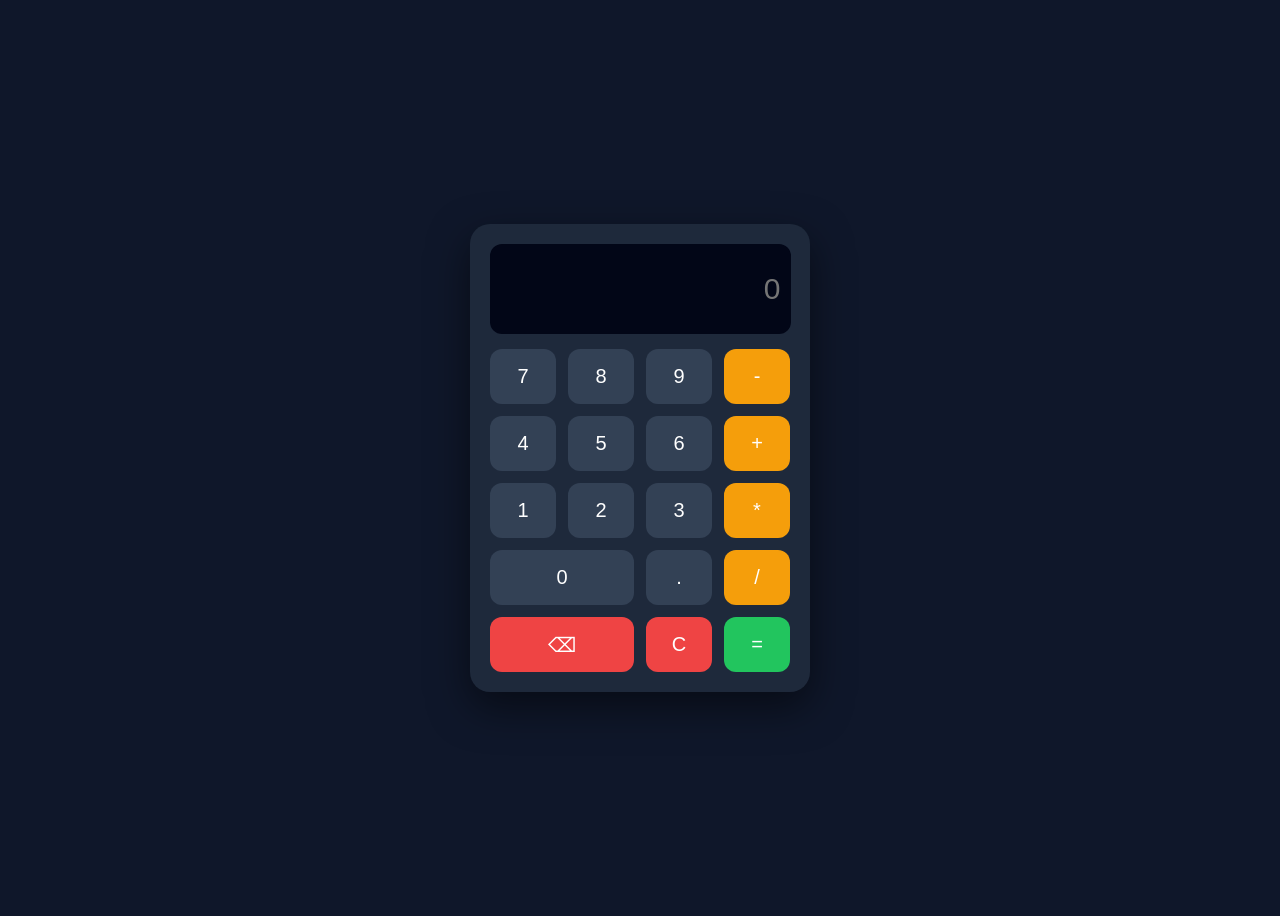
<file: index.html>
<!DOCTYPE html>
<html lang="en">
<head>
    <meta charset="UTF-8">
    <meta name="viewport" content="width=device-width, initial-scale=1.0">
    <link rel="stylesheet" href="style.css">
    <title>Calculator</title>
</head>
<body>
    <!DOCTYPE html>
<html lang="en">
<head>
    <meta charset="UTF-8">
    <title>Calculator</title>
    <link rel="stylesheet" href="style.css">
</head>
<body>

<div class="calculator">

    <div class="display">
        <input class="print" type="text" placeholder="0" disabled>
    </div>

    <div class="buttons">

        <button class="number">7</button>
        <button class="number">8</button>
        <button class="number">9</button>
        <button class="operator">-</button>

        <button class="number">4</button>
        <button class="number">5</button>
        <button class="number">6</button>
        <button class="operator">+</button>

        <button class="number">1</button>
        <button class="number">2</button>
        <button class="number">3</button>
        <button class="operator">*</button>

        <button class="number zero">0</button>
        <button class="number">.</button>
        <button class="operator">/</button>
        <button class="func clear">⌫</button>
        
        <button class="func">C</button>
        <button class="equal">=</button>
    </div>
</div>

</body>
<script src="script.js"></script>
</html>
</body>
</html>
</file>
<file: style.css>
body {
    height: 100vh;
    display: flex;
    justify-content: center;
    align-items: center;
    background: #0f172a;
    font-family: Arial, sans-serif;
}

.calculator {
    width: 300px;
    background: #1e293b;
    padding: 20px;
    border-radius: 20px;
    box-shadow: 0 15px 40px rgba(0,0,0,0.5);
}

/* Display */
.display input {
    width: 93.5%;
    height: 70px;
    border: none;
    border-radius: 12px;
    margin-bottom: 15px;
    font-size: 30px;
    text-align: right;
    padding: 10px;
    background: #020617;
    color: #22c55e;
}

/* Grid Layout */
.buttons {
    display: grid;
    grid-template-columns: repeat(4, 1fr);
    gap: 12px;
}

/* Base Button */
button {
    height: 55px;
    border: none;
    border-radius: 12px;
    font-size: 20px;
    cursor: pointer;
    transition: 0.2s;
}

/* Number Buttons */
.number {
    background: #334155;
    color: white;
}

.number:hover {
    background: #475569;
}

/* Operator Buttons */
.operator {
    background: #f59e0b;
    color: white;
}

.operator:hover {
    background: #d97706;
}

/* Function Buttons (C, ⌫) */
.func {
    background: #ef4444;
    color: white;
}

.func:hover {
    background: #dc2626;
}

/* Equal Button */
.equal {
    background: #22c55e;
    color: white;
    grid-row: span 1;
}

.equal:hover {
    background: #16a34a;
}

/* Zero Button (Wide) */
.zero, .clear {
    grid-column: span 2;
}
</file>
